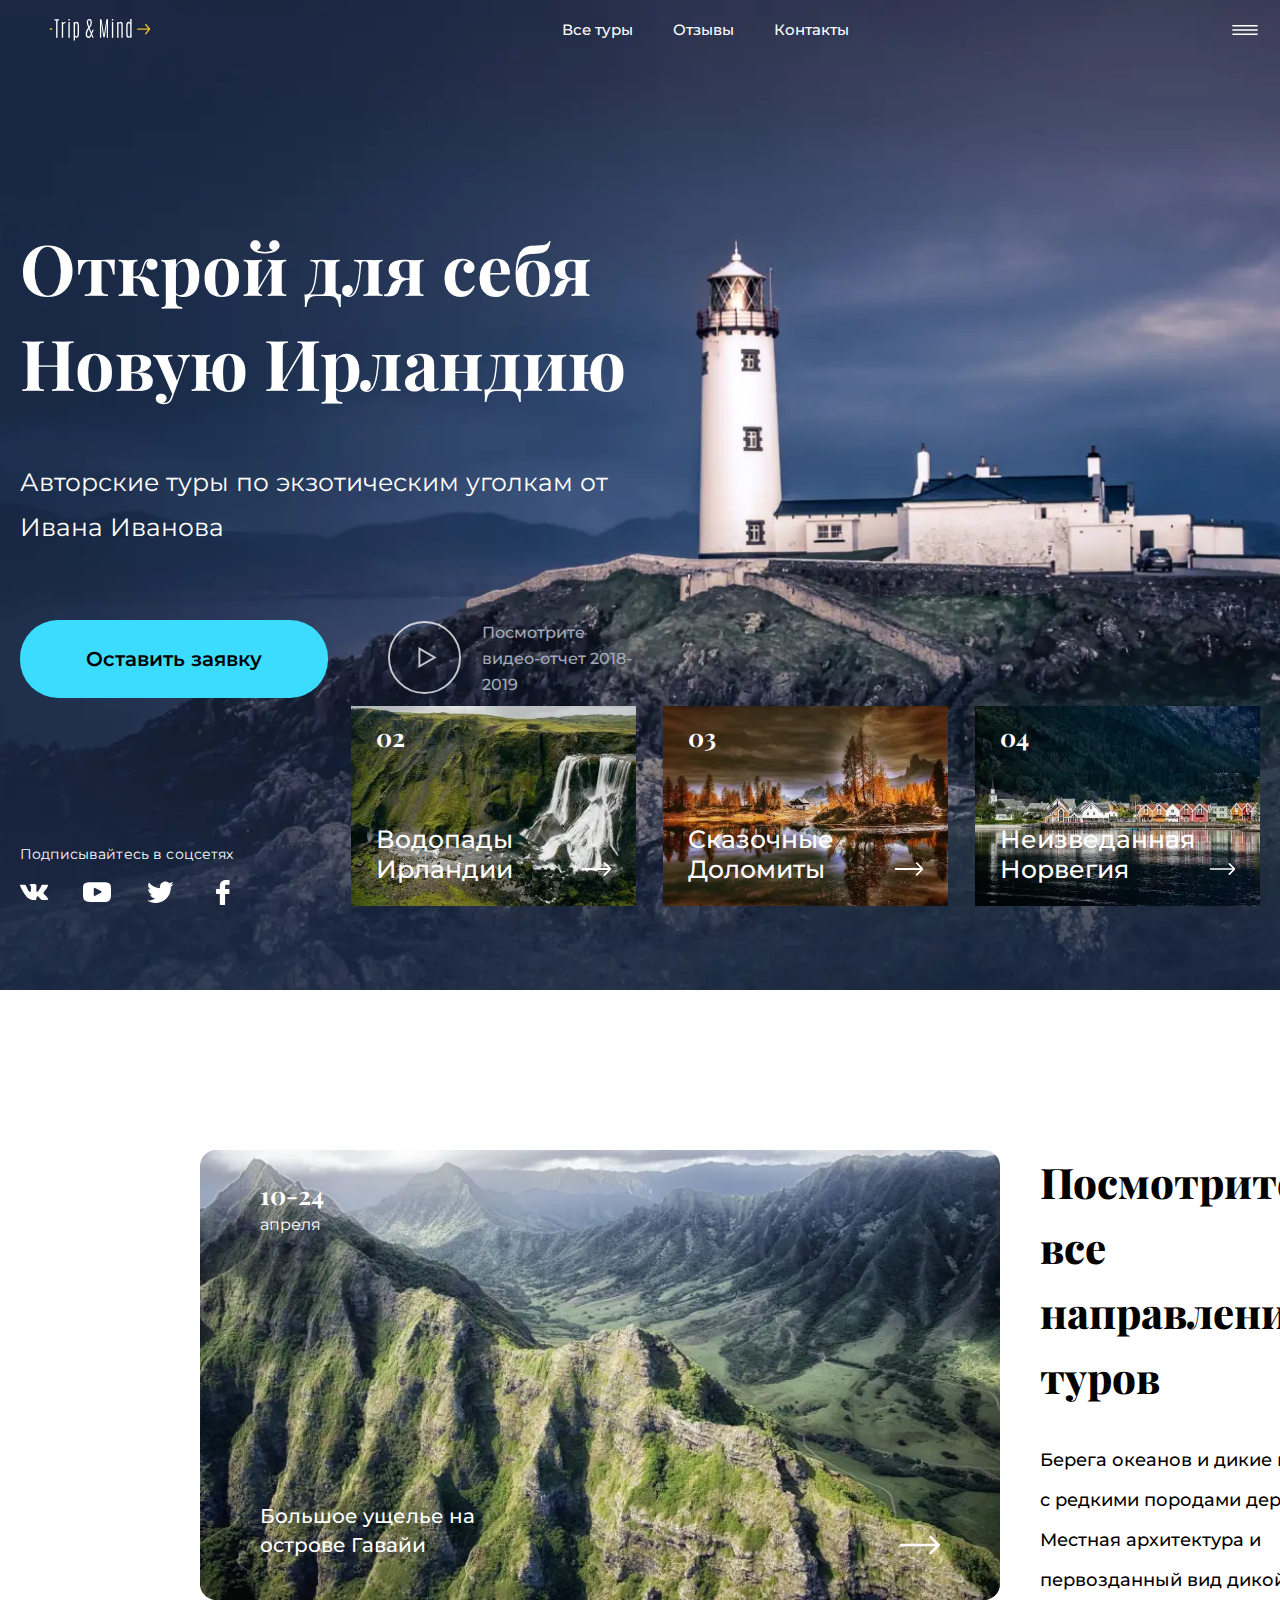
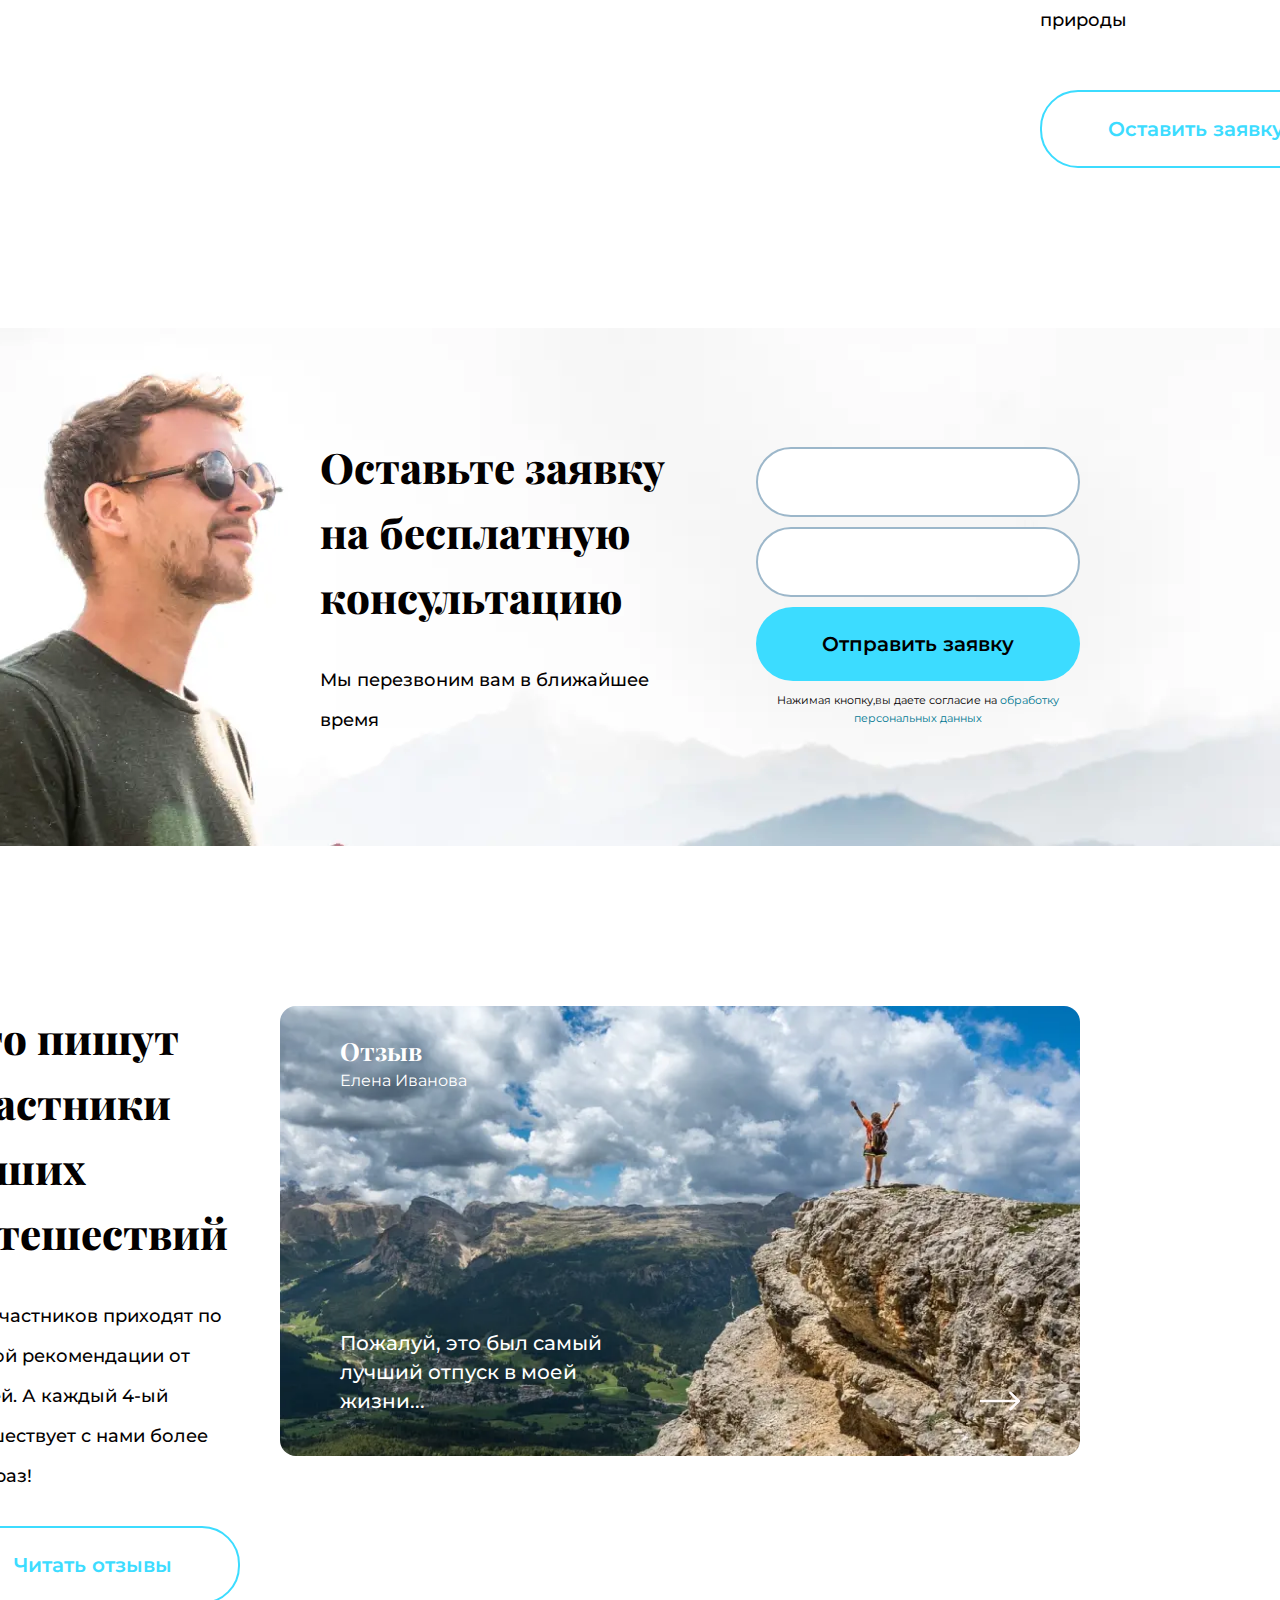
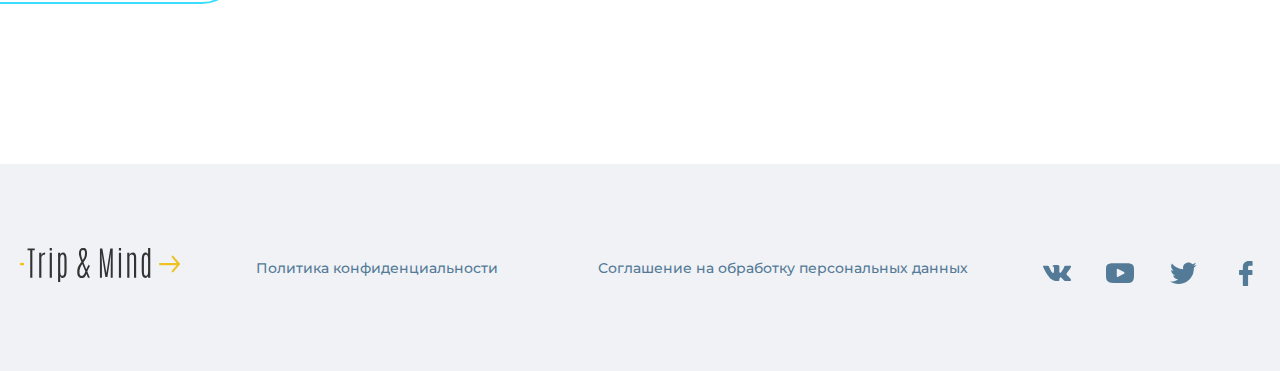
<file: index.html>
<!DOCTYPE html>
<html lang="ru">

<head>
    <meta charset="UTF-8">
    <meta http-equiv="X-UA-Compatible" content="IE=edge">
    <meta name="viewport" content="width=device-width, initial-scale=1.0">
    <link rel="stylesheet" href="css/style.min.css?_v=20220527131923">
    <title>Trip & Mind</title>
</head>

<body>
    <div class="wrapper">
        <header class="header">
    <div class="header__container container">
        <a href="#" class="header__logo">
            <svg>
                <use href="img/icons/icons.svg#iconLogoWhite"></use>
            </svg>
        </a>
        <nav class="header__menu menu">
            <a href="#" class="menu__item">Все туры</a>
            <a href="#" class="menu__item">Отзывы</a>
            <a href="#" class="menu__item">Контакты</a>
        </nav>
        <a class="header__burger burger">
            <img src="img/icons/icons.svg#burger" alt="burger">
        </a>
    </div>
</header>
        <main class="main">
            <section class="main__section-banner section-banner">
                <div class="section-banner__container container">
                    <div class="section-banner__body">
                        <div class="section-banner__content banner-content">
                            <h1 class="banner-content__title">Открой для себя Новую Ирландию</h1>
                            <p class="banner-content__subtitle">Авторские туры по экзотическим уголкам от Ивана Иванова
                            </p>
                            <div class="banner-content__buttons">
                                <div class="button button-blue">
                                    <a href="#" class="button__link button-blue__link">Оставить заявку</a>
                                </div>
                                <div class="button-watch">
                                    <a href="#" class="button-watch__link">
                                        <svg>
                                            <use href="img/icons/icons.svg#iconPlay"></use>
                                        </svg>
                                        <span>Посмотрите видео-отчет 2018-2019</span>
                                    </a>
                                </div>
                            </div>
                        </div>

                    </div>
                    <div class="section-banner__links banner-links">
                        <div class="banner-links__messangers messangers">
                            <div class="messangers__title">Подписывайтесь в соцсетях</div>
                            <div class="messangers__buttons">
                                <a href="#" class="messangers__button">
                                    <svg>
                                        <use href="img/icons/icons-mono.svg#iconVK"></use>
                                    </svg>
                                </a>
                                <a href="#" class="messangers__button">
                                    <svg>
                                        <use href="img/icons/icons-mono.svg#iconYouTube"></use>
                                    </svg>
                                </a>
                                <a href="#" class="messangers__button">
                                    <svg>
                                        <use href="img/icons/icons-mono.svg#iconTwitter"></use>
                                    </svg>
                                </a>
                                <a href="#" class="messangers__button">
                                    <svg>
                                        <use href="img/icons/icons-mono.svg#iconFB"></use>
                                    </svg>
                                </a>
                            </div>
                        </div>
                        <div class="banner-links__cards">
                            <div class="banner-links__card card">
                                <div class="card__bg -ibg">
                                    <picture><source srcset="img/imgIsland.webp" type="image/webp"><img src="img/imgIsland.jpg" alt="Места"></picture>
                                </div>
                                <div class="card__content">
                                    <div class="card__number">02</div>
                                    <a href="#" class="card__link">
                                        <span>Водопады Ирландии</span>
                                        <svg>
                                            <use href="img/icons/icons.svg#arrow"></use>
                                        </svg>
                                    </a>
                                </div>

                            </div>
                            <div class="banner-links__card card">
                                <div class="card__bg -ibg">
                                    <picture><source srcset="img/imgDolom.webp" type="image/webp"><img src="img/imgDolom.jpg" alt="Места"></picture>
                                </div>
                                <div class="card__content">
                                    <div class="card__number">03</div>
                                    <a href="#" class="card__link">
                                        <span>Сказочные Доломиты</span>
                                        <svg>
                                            <use href="img/icons/icons.svg#arrow"></use>
                                        </svg>
                                    </a>
                                </div>

                            </div>
                            <div class="banner-links__card card">
                                <div class="card__bg -ibg">
                                    <picture><source srcset="img/imgNor.webp" type="image/webp"><img src="img/imgNor.jpg" alt="Места"></picture>
                                </div>
                                <div class="card__content">
                                    <div class="card__number">04</div>
                                    <a href="#" class="card__link">
                                        <span>Неизведанная Норвегия</span>
                                        <svg>
                                            <use href="img/icons/icons.svg#arrow"></use>
                                        </svg>
                                    </a>
                                </div>

                            </div>
                        </div>

                    </div>
                </div>
                <div class="section-banner__bg -ibg">
                    <picture><source srcset="img/imgBackground.webp" type="image/webp"><img src="img/imgBackground.jpg" alt="bg"></picture>
                </div>
            </section>

            <div class="main__content content">
                <div class="content__container container">
                    <section class="content__section-watch section-watch">
                        <div class="section-watch__card card">
                            <div class="card__content card__content-big">
                                <div class="card__head">
                                    <div class="card__number">10-24</div>
                                    <div class="card__subnumber">апреля</div>
                                </div>
                                <a href="#" class="card__link card__link-big">
                                    <span>Большое ущелье на острове Гавайи</span>
                                    <svg>
                                        <use href="img/icons/icons.svg#arrow"></use>
                                    </svg>
                                </a>
                            </div>
                            <div class="card__bg card__bg-big -ibg">
                                <picture><source srcset="img/imgHawaii.webp" type="image/webp"><img src="img/imgHawaii.jpg" alt="Места"></picture>
                            </div>
                        </div>
                        <div class="section-watch__text text">
                            <h2 class="text__title title">Посмотрите все направления туров</h2>
                            <p class="text__subtitle subtitle">Берега океанов и дикие пляжи с редкими породами деревьев.
                                Местная архитектура и первозданный вид дикой природы</p>
                            <div class="text__button button button-white">
                                <a href="#" class="button__link button-white__link">Оставить заявку</a>
                            </div>
                        </div>
                    </section>
                </div>

                <div class="content__section-sand section-sand">

                    <div class="section-sand__container content__container container">
                        <div class="section-sand__content">
                            <div class="section-sand__text text">
                                <h2 class="text__title title">Оставьте заявку на бесплатную консультацию</h2>
                                <p class="text__subtitle subtitle">Мы перезвоним вам в ближайшее время</p>
                            </div>
                            <div class="section-sand__form form">
                                <div class="form__content">
                                    <input type="text" class="form__input">
                                    <input type="text" class="form__input">
                                    <div class="button button-blue">
                                        <a href="#" class="button__link button-blue__link">Отправить заявку</a>
                                    </div>
                                </div>

                                <div class="form__p">
                                    Нажимая кнопку,вы даете согласие на <span>обработку персональных данных</span>
                                </div>
                            </div>
                        </div>
                    </div>
                    <div class="section-sand__bg -ibg">
                        <picture><source srcset="img/imgForm.webp" type="image/webp"><img src="img/imgForm.jpg" alt="bg"></picture>
                    </div>
                </div>

                <div class="content__container container">
                    <section class="content__section-watch section-watch section-watch-reverse">
                        <div class="section-watch__card card">
                            <div class="card__bg card__bg-big -ibg">
                                <picture><source srcset="img/imgFeed.webp" type="image/webp"><img src="img/imgFeed.jpg" alt="Места"></picture>
                            </div>
                            <div class="card__content card__content-big">
                                <div class="card__head">
                                    <div class="card__number">Отзыв</div>
                                    <div class="card__subnumber">Елена Иванова</div>
                                </div>
                                <a href="#" class="card__link card__link-big">
                                    <span>Пожалуй, это был самый лучший отпуск в моей жизни...</span>
                                    <svg>
                                        <use href="img/icons/icons.svg#arrow"></use>
                                    </svg>
                                </a>
                            </div>
                        </div>
                        <div class="section-watch__text text">
                            <h2 class="text__title title">Что пишут участники наших путешествий </h2>
                            <p class="text__subtitle subtitle">87% участников приходят по личной рекомендации от друзей.
                                А каждый 4-ый путешествует с нами более двух раз!</p>
                            <div class="button button-white">
                                <a href="#" class="button__link button-white__link">Читать отзывы</a>
                            </div>
                        </div>
                    </section>
                </div>
            </div>

        </main>
        <footer class="footer">
    <div class="container">
        <div class="footer__content">
            <div class="footer__logo">
                <svg>
                    <use href="img/icons/icons.svg#iconLogoDark"></use>
                </svg>
            </div>
            <div class="footer__links">
                <div class="footer__link">Политика конфиденциальности</div>
                <div class="footer__link">Соглашение на обработку персональных данных</div>
            </div>

            <div class="messangers__buttons">
                <a href="#" class="messangers__button messangers__button-gray">
                    <svg>
                        <use href="img/icons/icons-mono.svg#iconVK"></use>
                    </svg>
                </a>
                <a href="#" class="messangers__button messangers__button-gray">
                    <svg>
                        <use href="img/icons/icons-mono.svg#iconYouTube"></use>
                    </svg>
                </a>
                <a href="#" class="messangers__button messangers__button-gray">
                    <svg>
                        <use href="img/icons/icons-mono.svg#iconTwitter"></use>
                    </svg>
                </a>
                <a href="#" class="messangers__button messangers__button-gray">
                    <svg>
                        <use href="img/icons/icons-mono.svg#iconFB"></use>
                    </svg>
                </a>

            </div>
        </div>
    </div>
</footer>
    </div>
    <script src="js/app.min.js?_v=20220527131923"></script>
</body>

</html>
</file>
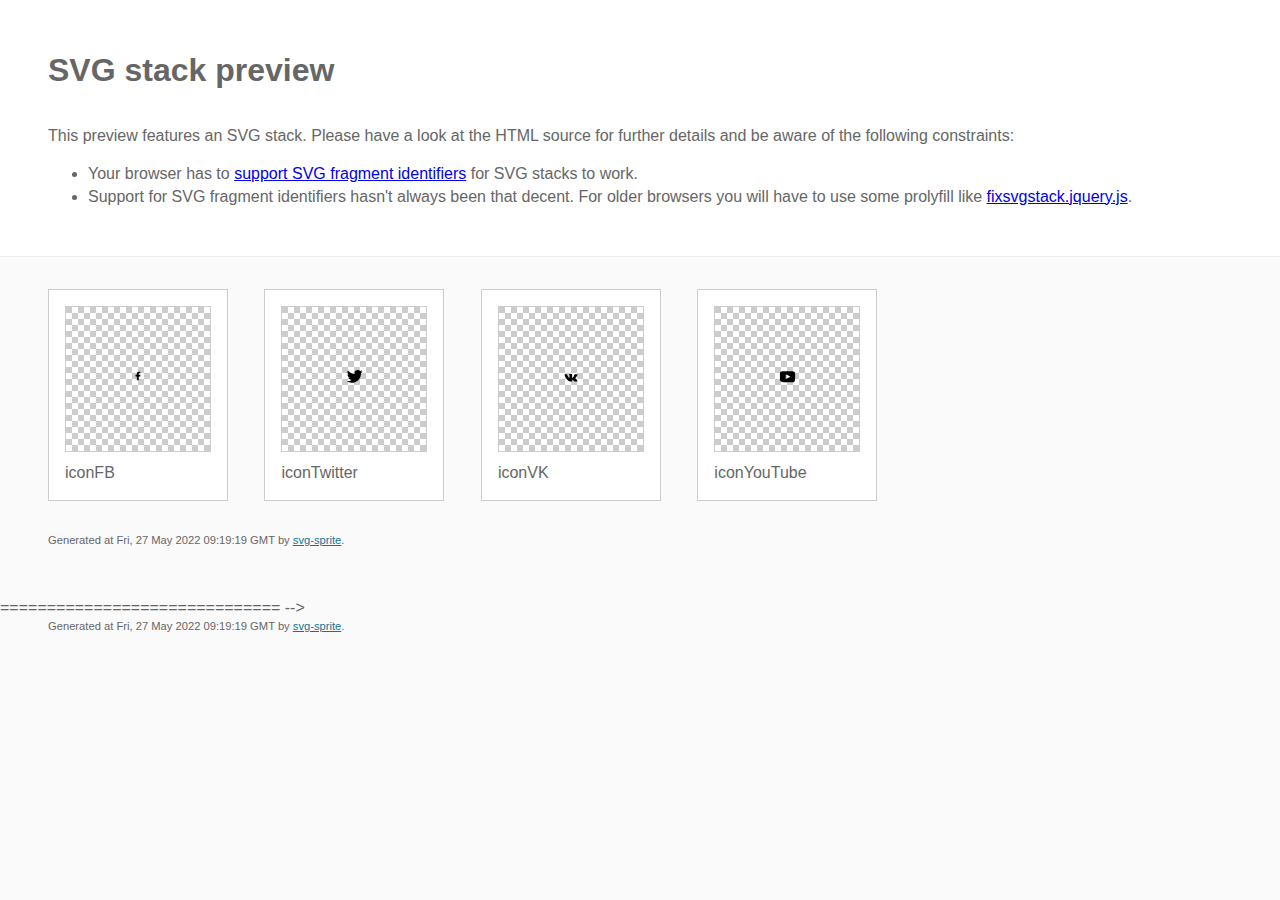
<file: img/icons/stack/sprite.stack.html>
<!DOCTYPE html>
<html lang="en" xmlns="http://www.w3.org/1999/xhtml">
	<head>
		<meta charset="utf-8"/>
		<meta http-equiv="X-UA-Compatible" content="IE=Edge"/>
		<title>SVG stack preview | svg-sprite</title>
		<style>@charset "UTF-8";body{padding:0;margin:0;color:#666;background:#fafafa;font-family:Arial,Helvetica,sans-serif;font-size:1em;line-height:1.4}header{display:block;padding:3em 3em 2em 3em;background-color:#fff}header p{margin:2em 0 0 0}section{border-top:1px solid #eee;padding:2em 3em 0 3em}section ul{margin:0;padding:0}section li{display:inline;display:inline-block;background-color:#fff;position:relative;margin:0 2em 2em 0;vertical-align:top;border:1px solid #ccc;padding:1em 1em 3em 1em;cursor:default}.icon-box{margin:0;width:144px;height:144px;position:relative;background:#ccc url("[data-uri]") top left repeat;border:1px solid #ccc;display:table-cell;vertical-align:middle;text-align:center}.icon{display:inline;display:inline-block}h1{margin-top:0}h2{margin:0;padding:0;font-size:1em;font-weight:normal;white-space:nowrap;overflow:hidden;text-overflow:ellipsis;position:absolute;left:1em;right:1em;bottom:1em}footer{display:block;margin:0;padding:0 3em 3em 3em}footer p{margin:0;font-size:.7em}footer a{color:#0f7595;margin-left:0}</style>

<!--

Sprite shape dimensions
====================================================================================================
You will need to set the sprite shape dimensions via CSS when you use them as stack SVGs, otherwise
they would become a huge 100% in size. You may use the following dimension classes for doing so.
They might well be outsourced to an external stylesheet of course.

-->

<style type="text/css">
	.svg-iconFB-dims { width: 10px; height: 18px; }
	.svg-iconTwitter-dims { width: 19px; height: 15px; }
	.svg-iconVK-dims { width: 20px; height: 12px; }
	.svg-iconYouTube-dims { width: 19px; height: 14px; }
</style>

<!--
====================================================================================================
-->

	</head>
	<body>
		<header>
			<h1>SVG stack preview</h1>
			<p>This preview features an SVG stack. Please have a look at the HTML source for further details and be aware of the following constraints:</p>
			<ul>
				<li>Your browser has to <a href="http://caniuse.com/#feat=svg-fragment" target="_blank" rel="noopener noreferrer">support SVG fragment identifiers</a> for SVG stacks to work.</li>
				<li>Support for SVG fragment identifiers hasn't always been that decent. For older browsers you will have to use some prolyfill like <a href="https://github.com/preciousforever/SVG-Stacker/blob/master/fixsvgstack.jquery.js" target="_blank" rel="noopener noreferrer">fixsvgstack.jquery.js</a>.</li>
			</ul>
		</header>
		<section>

<!--

SVG stack
====================================================================================================
These SVG images make use of fragment identifiers (IDs) to reference certain portions of the
external sprite. By default, all shapes inside the sprite are hidden by CSS. The `:target` pseudo
selector is used to show the very shape that is referenced by the fragment identifier.

-->

			<ul>

				<li title="iconFB">
					<div class="icon-box">

						<!-- iconFB -->
						<img src="../icons-mono.svg#iconFB" class="svg-iconFB-dims" alt="iconFB"/>

					</div>
					<h2>iconFB</h2>
				</li>
				<li title="iconTwitter">
					<div class="icon-box">

						<!-- iconTwitter -->
						<img src="../icons-mono.svg#iconTwitter" class="svg-iconTwitter-dims" alt="iconTwitter"/>

					</div>
					<h2>iconTwitter</h2>
				</li>
				<li title="iconVK">
					<div class="icon-box">

						<!-- iconVK -->
						<img src="../icons-mono.svg#iconVK" class="svg-iconVK-dims" alt="iconVK"/>

					</div>
					<h2>iconVK</h2>
				</li>
				<li title="iconYouTube">
					<div class="icon-box">

						<!-- iconYouTube -->
						<img src="../icons-mono.svg#iconYouTube" class="svg-iconYouTube-dims" alt="iconYouTube"/>

					</div>
					<h2>iconYouTube</h2>
				</li>
			</ul>

<!--
====================================================================================================
-->

		</section>
		<footer>
			<p>Generated at Fri, 27 May 2022 09:19:19 GMT by <a href="https://github.com/svg-sprite/svg-sprite" target="_blank" rel="noopener noreferrer">svg-sprite</a>.</p>
		</footer>
	</body>
</html>
==============================
-->

		</section>
		<footer>
			<p>Generated at Fri, 27 May 2022 09:19:19 GMT by <a href="https://github.com/svg-sprite/svg-sprite" target="_blank" rel="noopener noreferrer">svg-sprite</a>.</p>
		</footer>
	</body>
</html>
</file>
<file: css/style.min.css>
@charset "UTF-8";@import url(https://fonts.googleapis.com/css?family=Montserrat:regular,500,600&display=swap);@import url(https://fonts.googleapis.com/css?family=Playfair+Display:regular,500,700,800&display=swap);*{padding:0;margin:0;border:0}*,:after,:before{-webkit-box-sizing:border-box;box-sizing:border-box}:active,:focus{outline:0}a:active,a:focus{outline:0}aside,footer,header,nav{display:block}body,html{height:100%;width:100%;font-size:100%;line-height:1;font-size:14px;-ms-text-size-adjust:100%;-moz-text-size-adjust:100%;-webkit-text-size-adjust:100%}button,input,textarea{font-family:inherit}input::-ms-clear{display:none}button{cursor:pointer}button::-moz-focus-inner{padding:0;border:0}a,a:visited{text-decoration:none}a:hover{text-decoration:none}ul li{list-style:none}img{vertical-align:top}h1,h2,h3,h4,h5,h6{font-size:inherit;font-weight:400}input[type=text]::-ms-clear{display:none;width:0;height:0}input[type=text]::-ms-reveal{display:none;width:0;height:0}input[type=search]::-webkit-search-cancel-button,input[type=search]::-webkit-search-decoration,input[type=search]::-webkit-search-results-button,input[type=search]::-webkit-search-results-decoration{display:none}body,html{font-family:Montserrat;font-weight:500;font-size:14px;line-height:143%;color:#030000}.wrapper{display:-webkit-box;display:-ms-flexbox;display:flex;-webkit-box-orient:vertical;-webkit-box-direction:normal;-ms-flex-direction:column;flex-direction:column;min-height:100vh}.container{max-width:1700px;margin:0 auto;padding:0 20px}.-ibg{position:relative;width:100%;height:100%}.-ibg img{position:absolute;top:0;left:0;width:100%;height:100%;-o-object-fit:cover;object-fit:cover}.header{position:absolute;left:0;top:0;z-index:50;width:100%}.header__container{display:-webkit-box;display:-ms-flexbox;display:flex;-webkit-box-pack:justify;-ms-flex-pack:justify;justify-content:space-between;-webkit-box-align:center;-ms-flex-align:center;align-items:center;height:60px}.header__logo{display:-webkit-inline-box;display:-ms-inline-flexbox;display:inline-flex}.header__logo svg{width:160px;height:22px}.menu{display:-webkit-box;display:-ms-flexbox;display:flex;gap:40px;-webkit-box-align:center;-ms-flex-align:center;align-items:center}.menu__item{display:-webkit-inline-box;display:-ms-inline-flexbox;display:inline-flex;font-weight:500;font-size:15px;line-height:18px;color:#fff}.burger{display:-webkit-inline-box;display:-ms-inline-flexbox;display:inline-flex}.burger img{width:30px;height:12px}.section-banner{position:relative}.section-banner__container{z-index:5;display:-webkit-box;display:-ms-flexbox;display:flex;-webkit-box-orient:vertical;-webkit-box-direction:normal;-ms-flex-direction:column;flex-direction:column}.section-banner__body{max-width:620px}.section-banner__content{padding:220px 0 0 0}.section-banner__links{margin:8px 0 80px 0}.section-banner__bg{position:absolute;top:0;left:0;width:100%;height:100%;z-index:-1}.banner-content{display:-webkit-box;display:-ms-flexbox;display:flex;-webkit-box-orient:vertical;-webkit-box-direction:normal;-ms-flex-direction:column;flex-direction:column;-webkit-box-pack:center;-ms-flex-pack:center;justify-content:center}.banner-content__title{font-family:"Playfair Display";font-style:normal;font-weight:700;font-size:70px;line-height:136%;color:#fff}.banner-content__subtitle{margin:50px 0 0 0;font-weight:400;font-size:25px;line-height:180%;color:#fff}.banner-content__buttons{margin:70px 0 0 0;display:-webkit-box;display:-ms-flexbox;display:flex;gap:60px}.button{display:-webkit-inline-box;display:-ms-inline-flexbox;display:inline-flex;border-radius:38px;-webkit-box-align:center;-ms-flex-align:center;align-items:center;-webkit-box-pack:center;-ms-flex-pack:center;justify-content:center}.button-blue{background:#3cdcff}.button-blue__link{color:#000}.button-white{background-color:#fff;border:2px solid #3cdcff}.button-white__link{color:#3cdcff}.button__link{padding:25px 66px;font-weight:600;font-size:20px;line-height:24px;text-align:center;white-space:nowrap}.button-watch{display:-webkit-inline-box;display:-ms-inline-flexbox;display:inline-flex}.button-watch__link{display:-webkit-box;display:-ms-flexbox;display:flex;gap:21px}.button-watch__link svg{-webkit-box-flex:0;-ms-flex:0 0 73px;flex:0 0 73px;width:75px;height:75px}.button-watch__link span{display:-webkit-box;display:-ms-flexbox;display:flex;-webkit-box-flex:1;-ms-flex:1 1 auto;flex:1 1 auto;font-weight:500;font-size:16px;line-height:162%;color:#a2a9b7}.banner-links{display:-webkit-box;display:-ms-flexbox;display:flex;-webkit-box-pack:justify;-ms-flex-pack:justify;justify-content:space-between}.banner-links__messangers{margin:140px 0 0 0}.banner-links__cards{display:-webkit-box;display:-ms-flexbox;display:flex;gap:27px}.messangers{display:-webkit-box;display:-ms-flexbox;display:flex;-webkit-box-orient:vertical;-webkit-box-direction:normal;-ms-flex-direction:column;flex-direction:column;width:auto}.messangers__title{font-weight:400;line-height:17px;letter-spacing:.01em;color:#feffff}.messangers__buttons{margin:17px 0 0 0;gap:35px;display:-webkit-box;display:-ms-flexbox;display:flex;-webkit-box-pack:justify;-ms-flex-pack:justify;justify-content:space-between}.messangers__button svg{fill:#fff;max-height:25px;max-width:28px}.messangers__button-gray svg{fill:#537b97}.card{display:block;position:relative;top:0;left:0;width:100%;height:100%}.card__bg{position:relative;top:0;left:0;z-index:0;width:285px;height:200px}.card__bg img{display:block;position:absolute;top:0;left:0;width:100%;height:100%;-o-object-fit:cover;object-fit:cover}.card__bg-big{width:800px;height:450px}.card__bg-big img{border-radius:16px}.card__content{position:absolute;top:0;left:0;width:100%;height:100%;z-index:5;padding:16px 25px;display:-webkit-box;display:-ms-flexbox;display:flex;-webkit-box-orient:vertical;-webkit-box-direction:normal;-ms-flex-direction:column;flex-direction:column;-webkit-box-pack:justify;-ms-flex-pack:justify;justify-content:space-between}.card__content-big{padding:30px 60px}.card__number{font-family:"Playfair Display";font-weight:700;font-size:25px;line-height:120%;color:#fff}.card__link{display:-webkit-inline-box;display:-ms-inline-flexbox;display:inline-flex;-webkit-box-pack:justify;-ms-flex-pack:justify;justify-content:space-between;-webkit-box-align:center;-ms-flex-align:center;align-items:center;padding-bottom:10px}.card__link span{max-width:250px;font-weight:500;font-size:25px;line-height:120%;color:#fff}.card__link-big span{max-width:300px;font-family:Montserrat;font-style:normal;font-weight:500;font-size:20px;line-height:29px;color:#fff}.card__link svg{-ms-flex-item-align:end;-ms-grid-row-align:end;align-self:end;width:40px;height:30px}.content__container{padding:0 200px}.content__section-watch{margin:160px 0 0 0}.content__section-sand{margin:160px 0 0 0}.section-watch{display:-webkit-box;display:-ms-flexbox;display:flex;gap:40px;-webkit-box-pack:justify;-ms-flex-pack:justify;justify-content:space-between}.card__head{display:-webkit-box;display:-ms-flexbox;display:flex;-webkit-box-orient:vertical;-webkit-box-direction:normal;-ms-flex-direction:column;flex-direction:column}.card__subnumber{font-weight:400;font-size:16px;line-height:29px;color:#fff}.text{display:-webkit-box;display:-ms-flexbox;display:flex;-webkit-box-orient:vertical;-webkit-box-direction:normal;-ms-flex-direction:column;flex-direction:column;-webkit-box-pack:center;-ms-flex-pack:center;justify-content:center;gap:30px}.text__button{margin:20px 0 0 0}.title{font-family:"Playfair Display";font-style:normal;font-weight:800;font-size:42px;line-height:65px;color:#030000}.subtitle{font-size:18px;line-height:40px;color:#030000}.section-sand{position:relative;top:0;left:0;display:-webkit-box;display:-ms-flexbox;display:flex;height:518px;width:100%}.section-sand__container{display:-webkit-box;display:-ms-flexbox;display:flex;-webkit-box-pack:end;-ms-flex-pack:end;justify-content:flex-end;width:100%}.section-sand__content{display:-webkit-box;display:-ms-flexbox;display:flex;z-index:2;max-width:760px;gap:50px;-webkit-box-align:center;-ms-flex-align:center;align-items:center;-webkit-box-pack:center;-ms-flex-pack:center;justify-content:center}.section-sand__bg{position:absolute;top:0;left:0;z-index:-1}.form__content{display:-webkit-box;display:-ms-flexbox;display:flex;-webkit-box-orient:vertical;-webkit-box-direction:normal;-ms-flex-direction:column;flex-direction:column;gap:10px}.form__input{padding:25px 66px;border:2px solid #9cb7ca;border-radius:38px}.form__p{margin:10px 0 0 0;font-family:Montserrat;font-style:normal;font-weight:400;font-size:11px;line-height:18px;text-align:center;color:#030000}.form__p span{color:#007792}.section-watch-reverse{-webkit-box-orient:horizontal;-webkit-box-direction:reverse;-ms-flex-direction:row-reverse;flex-direction:row-reverse}.footer{margin:160px 0 0 0;background:#f1f2f6;padding:80px 0}.footer__content{display:-webkit-box;display:-ms-flexbox;display:flex;-webkit-box-align:center;-ms-flex-align:center;align-items:center;-webkit-box-pack:justify;-ms-flex-pack:justify;justify-content:space-between}.footer__logo svg{width:160px;height:35px}.footer__links{display:-webkit-box;display:-ms-flexbox;display:flex;gap:100px}.footer__link{font-weight:500;font-size:14px;line-height:20px;color:#537b97}
</file>
